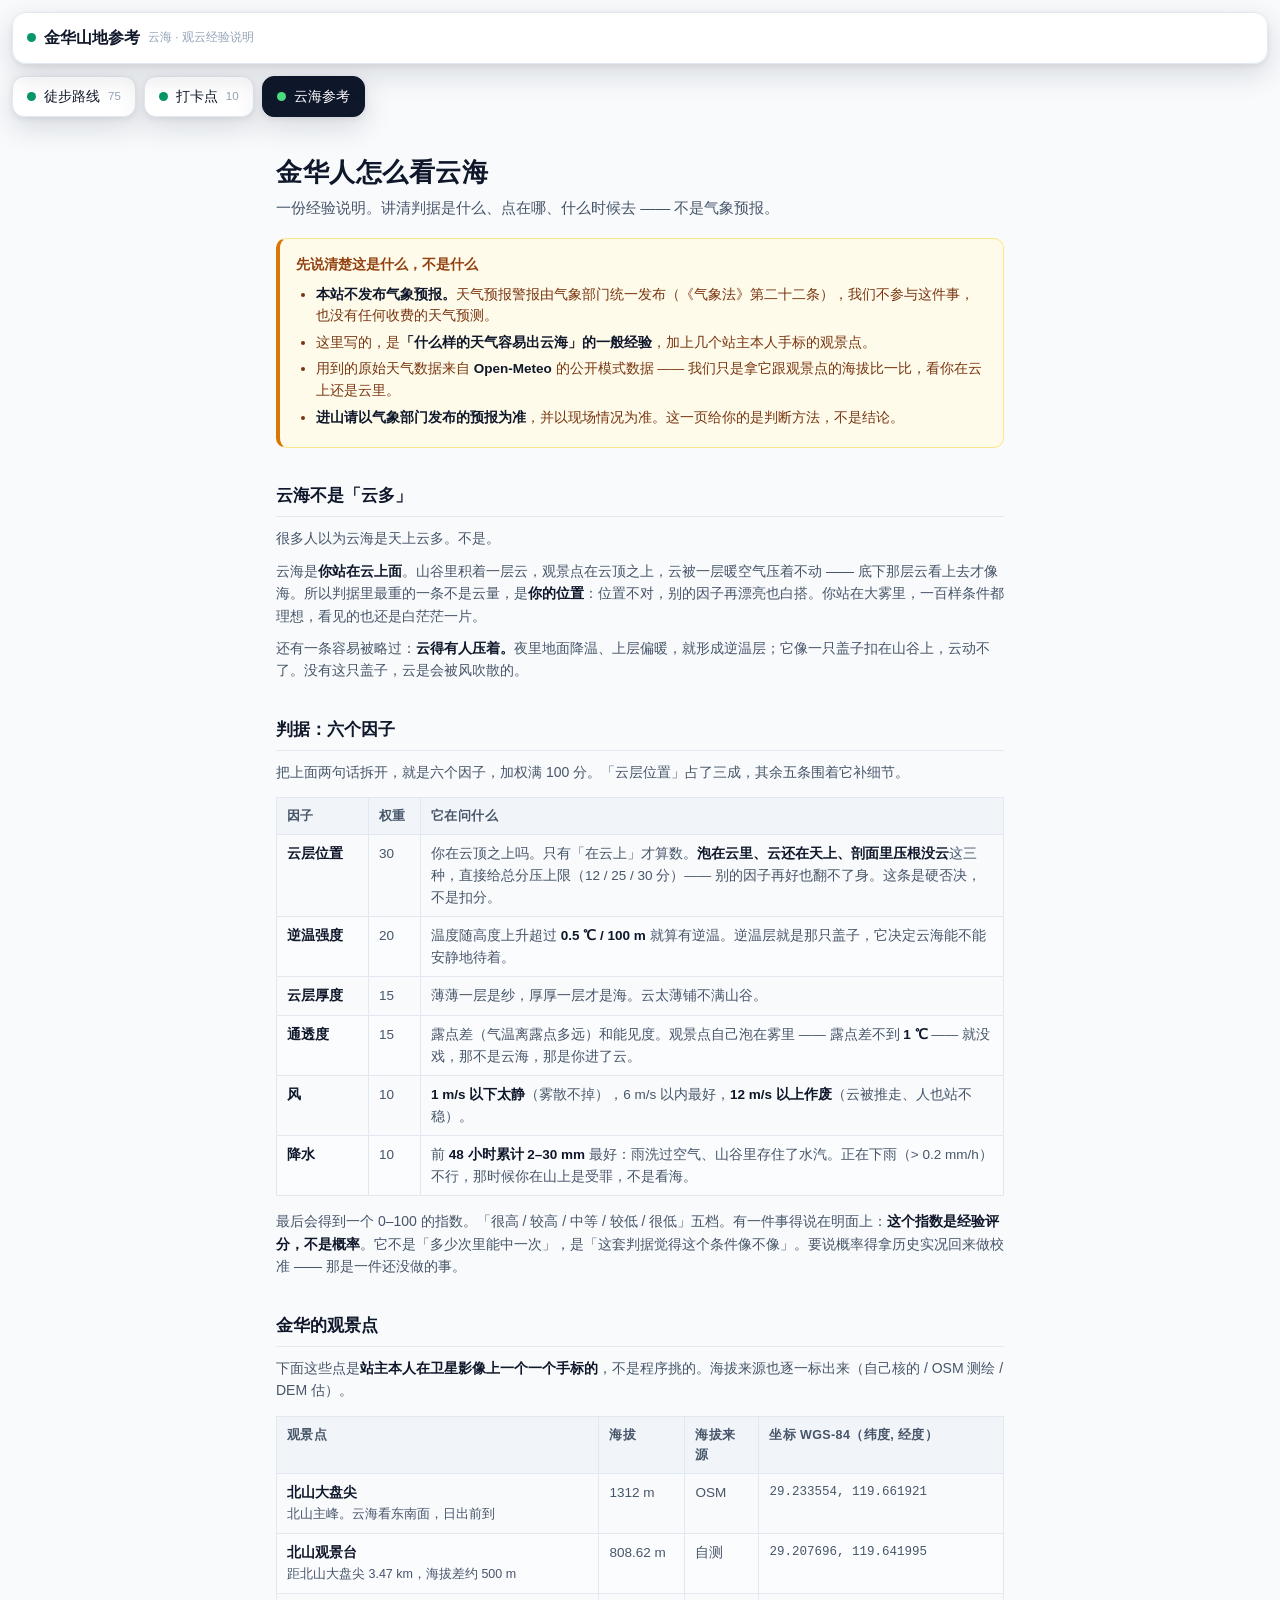
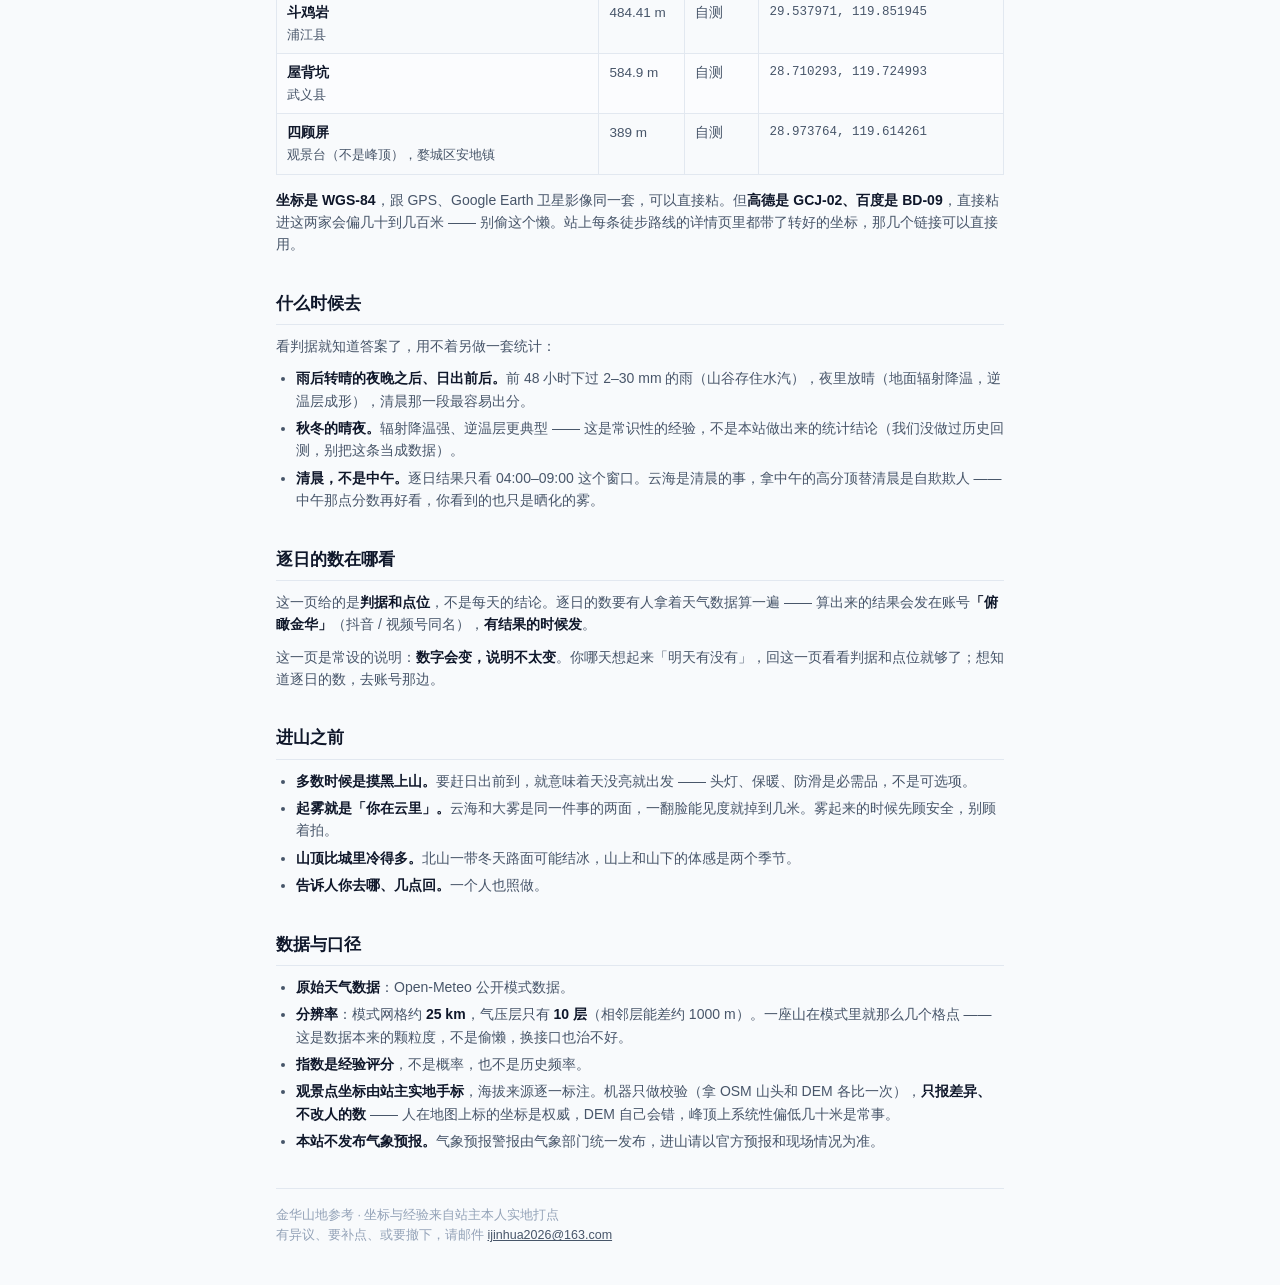
<file: yunhai/index.html>
<!DOCTYPE html>
<html lang="zh-CN">
<head>
<meta charset="utf-8">
<meta name="viewport" content="width=device-width, initial-scale=1">
<title>金华人怎么看云海 · 观云参考</title>
<meta name="description" content="金华北山一带的观云参考：云海判据（六因子）、几个自己手标的观景点、什么时候去。这是一份经验说明，不是气象预报。">
<!-- 分享卡片。跟 /spots/ 同一个道理：这是一条**真实存在的路径**，
     微信爬虫拿到 200，卡片能一页一个样。 -->
<meta property="og:type" content="article">
<meta property="og:title" content="金华人怎么看云海 · 观云参考">
<meta property="og:description" content="云海判据（六因子）、几个自己手标的观景点、什么时候去。这是一份经验说明，不是气象预报。">
<meta property="og:url" content="https://ijinhua.com/yunhai/">
<link rel="icon" href="../favicon.ico" sizes="16x16 32x32 48x48">
<link rel="icon" href="../favicon.svg" type="image/svg+xml">
<link rel="apple-touch-icon" href="../apple-touch-icon.png">
<meta name="theme-color" content="#0f172a">
<link rel="stylesheet" href="../style.css">
<link rel="dns-prefetch" href="https://hm.baidu.com">

<!-- 百度统计：与首页同一套（延迟注入，不抢首屏带宽）。入口页能分出来，
     所以从后台看得到「云海」这个栏目进了多少人。 -->
<script>
window._hmt = window._hmt || [];
(function () {
  var HMT_SRC = 'https://hm.baidu.com/hm.js?43c11e72955fe0c3db679ca40c371952';
  var injected = false;
  function inject() {
    if (injected) return;
    injected = true;
    var hm = document.createElement('script');
    hm.src = HMT_SRC;
    hm.async = true;
    document.head.appendChild(hm);
  }
  if (window.addEventListener) {
    window.addEventListener('load', function () {
      if ('requestIdleCallback' in window) requestIdleCallback(inject, { timeout: 2000 });
      else setTimeout(inject, 200);
    });
  } else {
    setTimeout(inject, 3000);
  }
})();
</script>

<!-- 这一页是**内容页**，不是地图页：不加载 maplibre、不加载 app.js、没有几何。
     所以它必须把 style.css 里那几条「给全屏地图用」的规矩改回来 ——
     body 是 overflow:hidden，.bar 是 absolute，照搬过来就是一条不动的页面。 -->
<style>
body.theme-yunhai{overflow:auto;height:auto;min-height:100%;background:#f8fafc}
body.theme-yunhai .bar{position:static;margin:12px 12px 0;padding:12px 14px}
body.theme-yunhai .brand{margin-bottom:0;font-size:16px}
/* 三个入口在这页照旧排在筛选条下面，但没有地图垫着它们，所以走文档流。
   flex-wrap 是为了 360px 那种窄屏 —— 三个胶囊一行塞不下时往下掉一行，
   而不是横向顶出去。 */
.entries-static{display:flex;flex-wrap:wrap;gap:8px;margin:12px}
.wrap{max-width:760px;margin:0 auto;padding:8px 16px 40px}
.wrap h1{font-size:26px;line-height:1.35;margin:18px 0 6px;letter-spacing:.5px}
.wrap .lead{color:var(--ink2);font-size:15px;margin:0 0 18px}
.wrap h2{font-size:17px;margin:34px 0 10px;padding-bottom:7px;border-bottom:1px solid var(--line)}
.wrap h3{font-size:14.5px;margin:20px 0 8px}
.wrap p{margin:10px 0;color:var(--ink2)}
.wrap b{color:var(--ink)}
.wrap ul{margin:10px 0;padding-left:20px;color:var(--ink2)}
.wrap li{margin:5px 0}
.wrap code{background:#eef2f7;border-radius:5px;padding:1px 5px;font-size:12.5px}

/* 口径声明。这一块是全页最要紧的一段 —— 排在正文第一屏，不做折叠、不做灰色小字。
   《气象法》第二十二条把公众气象预报定成统一发布制度，别的组织和个人不得向社会发布；
   2026-07 那批「AI 发台风预报」的报道里，被点名的博主还是**收费**预测的。
   所以这一页从头到尾不出现「预报」二字指自己，也不带任何收费的口子。 */
.notice{background:#fffbeb;border:1px solid #fde68a;border-left:4px solid var(--amber);
  border-radius:10px;padding:14px 16px;margin:0 0 8px}
.notice h3{margin:0 0 8px;font-size:14px;color:#92400e}
.notice ul{margin:0;padding-left:20px;color:#78350f;font-size:13.5px}
.notice li{margin:5px 0}

.wrap table{width:100%;border-collapse:collapse;margin:14px 0;font-size:13.5px}
.wrap th,.wrap td{border:1px solid var(--line);padding:8px 10px;text-align:left;vertical-align:top}
.wrap th{background:#f1f5f9;font-weight:600;font-size:12.5px;color:var(--ink2);letter-spacing:.03em}
.wrap td{color:var(--ink2)}
.wrap td b{color:var(--ink)}
.wrap tbody tr:nth-child(even){background:#fbfcfe}
.num{white-space:nowrap;font-variant-numeric:tabular-nums}
.mono{font-family:ui-monospace,SFMono-Regular,Consolas,monospace;font-size:12.5px;white-space:nowrap}

.wrap footer{margin-top:36px;padding-top:16px;border-top:1px solid var(--line);
  color:var(--ink3);font-size:12.5px}
.wrap footer a{color:var(--ink2)}
@media (max-width:560px){
  .wrap h1{font-size:22px}
  .wrap table{font-size:12.5px}
  .wrap th,.wrap td{padding:6px 7px}
}
</style>
</head>

<body class="theme-yunhai">

<header class="bar" id="bar">
  <div class="brand">
    <span class="dot"></span>
    <b>金华山地参考</b>
    <span class="sub">云海 · 观云经验说明</span>
  </div>
</header>

<!-- 三个入口，跟另外两页同一套。这一页是「云海参考」的落地页，所以它带 .on。
     数量由本页底部那 4 行脚本按真实数据填 —— 写死一个数字迟早撒谎。 -->
<nav class="entries-static">
  <a class="entry" href="../"><span class="ic"></span>徒步路线<span class="n" id="entry-cnt-hike"></span></a>
  <a class="entry" href="../spots/"><span class="ic"></span>打卡点<span class="n" id="entry-cnt-spot"></span></a>
  <a class="entry on" href="./"><span class="ic"></span>云海参考</a>
</nav>

<main class="wrap">

  <h1>金华人怎么看云海</h1>
  <p class="lead">一份经验说明。讲清判据是什么、点在哪、什么时候去 —— 不是气象预报。</p>

  <div class="notice">
    <h3>先说清楚这是什么，不是什么</h3>
    <ul>
      <li><b>本站不发布气象预报。</b>天气预报警报由气象部门统一发布（《气象法》第二十二条），我们不参与这件事，也没有任何收费的天气预测。</li>
      <li>这里写的，是<b>「什么样的天气容易出云海」的一般经验</b>，加上几个站主本人手标的观景点。</li>
      <li>用到的原始天气数据来自 <b>Open-Meteo</b> 的公开模式数据 —— 我们只是拿它跟观景点的海拔比一比，看你在云上还是云里。</li>
      <li><b>进山请以气象部门发布的预报为准</b>，并以现场情况为准。这一页给你的是判断方法，不是结论。</li>
    </ul>
  </div>

  <h2>云海不是「云多」</h2>
  <p>很多人以为云海是天上云多。不是。</p>
  <p>云海是<b>你站在云上面</b>。山谷里积着一层云，观景点在云顶之上，云被一层暖空气压着不动 —— 底下那层云看上去才像海。所以判据里最重的一条不是云量，是<b>你的位置</b>：位置不对，别的因子再漂亮也白搭。你站在大雾里，一百样条件都理想，看见的也还是白茫茫一片。</p>
  <p>还有一条容易被略过：<b>云得有人压着。</b>夜里地面降温、上层偏暖，就形成逆温层；它像一只盖子扣在山谷上，云动不了。没有这只盖子，云是会被风吹散的。</p>

  <h2>判据：六个因子</h2>
  <p>把上面两句话拆开，就是六个因子，加权满 100 分。「云层位置」占了三成，其余五条围着它补细节。</p>
  <table>
    <thead>
      <tr><th style="width:92px">因子</th><th style="width:52px">权重</th><th>它在问什么</th></tr>
    </thead>
    <tbody>
      <tr>
        <td><b>云层位置</b></td><td class="num">30</td>
        <td>你在云顶之上吗。只有「在云上」才算数。<b>泡在云里、云还在天上、剖面里压根没云</b>这三种，直接给总分压上限（12 / 25 / 30 分）—— 别的因子再好也翻不了身。这条是硬否决，不是扣分。</td>
      </tr>
      <tr>
        <td><b>逆温强度</b></td><td class="num">20</td>
        <td>温度随高度上升超过 <b>0.5 ℃ / 100 m</b> 就算有逆温。逆温层就是那只盖子，它决定云海能不能安静地待着。</td>
      </tr>
      <tr>
        <td><b>云层厚度</b></td><td class="num">15</td>
        <td>薄薄一层是纱，厚厚一层才是海。云太薄铺不满山谷。</td>
      </tr>
      <tr>
        <td><b>通透度</b></td><td class="num">15</td>
        <td>露点差（气温离露点多远）和能见度。观景点自己泡在雾里 —— 露点差不到 <b>1 ℃</b> —— 就没戏，那不是云海，那是你进了云。</td>
      </tr>
      <tr>
        <td><b>风</b></td><td class="num">10</td>
        <td><b>1 m/s 以下太静</b>（雾散不掉），6 m/s 以内最好，<b>12 m/s 以上作废</b>（云被推走、人也站不稳）。</td>
      </tr>
      <tr>
        <td><b>降水</b></td><td class="num">10</td>
        <td>前 <b>48 小时累计 2–30 mm</b> 最好：雨洗过空气、山谷里存住了水汽。正在下雨（> 0.2 mm/h）不行，那时候你在山上是受罪，不是看海。</td>
      </tr>
    </tbody>
  </table>
  <p>最后会得到一个 0–100 的指数。「很高 / 较高 / 中等 / 较低 / 很低」五档。有一件事得说在明面上：<b>这个指数是经验评分，不是概率</b>。它不是「多少次里能中一次」，是「这套判据觉得这个条件像不像」。要说概率得拿历史实况回来做校准 —— 那是一件还没做的事。</p>

  <h2>金华的观景点</h2>
  <p>下面这些点是<b>站主本人在卫星影像上一个一个手标的</b>，不是程序挑的。海拔来源也逐一标出来（自己核的 / OSM 测绘 / DEM 估）。</p>
  <table>
    <thead>
      <tr><th>观景点</th><th style="width:86px">海拔</th><th style="width:74px">海拔来源</th><th>坐标 WGS-84（纬度, 经度）</th></tr>
    </thead>
    <tbody>
      <tr>
        <td><b>北山大盘尖</b><br><span style="font-size:12.5px">北山主峰。云海看东南面，日出前到</span></td>
        <td class="num">1312 m</td><td>OSM</td>
        <td class="mono">29.233554, 119.661921</td>
      </tr>
      <tr>
        <td><b>北山观景台</b><br><span style="font-size:12.5px">距北山大盘尖 3.47 km，海拔差约 500 m</span></td>
        <td class="num">808.62 m</td><td>自测</td>
        <td class="mono">29.207696, 119.641995</td>
      </tr>
      <tr>
        <td><b>斗鸡岩</b><br><span style="font-size:12.5px">浦江县</span></td>
        <td class="num">484.41 m</td><td>自测</td>
        <td class="mono">29.537971, 119.851945</td>
      </tr>
      <tr>
        <td><b>屋背坑</b><br><span style="font-size:12.5px">武义县</span></td>
        <td class="num">584.9 m</td><td>自测</td>
        <td class="mono">28.710293, 119.724993</td>
      </tr>
      <tr>
        <td><b>四顾屏</b><br><span style="font-size:12.5px">观景台（不是峰顶），婺城区安地镇</span></td>
        <td class="num">389 m</td><td>自测</td>
        <td class="mono">28.973764, 119.614261</td>
      </tr>
    </tbody>
  </table>
  <p><b>坐标是 WGS-84</b>，跟 GPS、Google Earth 卫星影像同一套，可以直接粘。但<b>高德是 GCJ-02、百度是 BD-09</b>，直接粘进这两家会偏几十到几百米 —— 别偷这个懒。站上每条徒步路线的详情页里都带了转好的坐标，那几个链接可以直接用。</p>

  <h2>什么时候去</h2>
  <p>看判据就知道答案了，用不着另做一套统计：</p>
  <ul>
    <li><b>雨后转晴的夜晚之后、日出前后。</b>前 48 小时下过 2–30 mm 的雨（山谷存住水汽），夜里放晴（地面辐射降温，逆温层成形），清晨那一段最容易出分。</li>
    <li><b>秋冬的晴夜。</b>辐射降温强、逆温层更典型 —— 这是常识性的经验，不是本站做出来的统计结论（我们没做过历史回测，别把这条当成数据）。</li>
    <li><b>清晨，不是中午。</b>逐日结果只看 04:00–09:00 这个窗口。云海是清晨的事，拿中午的高分顶替清晨是自欺欺人 —— 中午那点分数再好看，你看到的也只是晒化的雾。</li>
  </ul>

  <h2>逐日的数在哪看</h2>
  <p>这一页给的是<b>判据和点位</b>，不是每天的结论。逐日的数要有人拿着天气数据算一遍 —— 算出来的结果会发在账号<b>「俯瞰金华」</b>（抖音 / 视频号同名），<b>有结果的时候发</b>。</p>
  <p>这一页是常设的说明：<b>数字会变，说明不太变</b>。你哪天想起来「明天有没有」，回这一页看看判据和点位就够了；想知道逐日的数，去账号那边。</p>

  <h2>进山之前</h2>
  <ul>
    <li><b>多数时候是摸黑上山。</b>要赶日出前到，就意味着天没亮就出发 —— 头灯、保暖、防滑是必需品，不是可选项。</li>
    <li><b>起雾就是「你在云里」。</b>云海和大雾是同一件事的两面，一翻脸能见度就掉到几米。雾起来的时候先顾安全，别顾着拍。</li>
    <li><b>山顶比城里冷得多。</b>北山一带冬天路面可能结冰，山上和山下的体感是两个季节。</li>
    <li><b>告诉人你去哪、几点回。</b>一个人也照做。</li>
  </ul>

  <h2>数据与口径</h2>
  <ul>
    <li><b>原始天气数据</b>：Open-Meteo 公开模式数据。</li>
    <li><b>分辨率</b>：模式网格约 <b>25 km</b>，气压层只有 <b>10 层</b>（相邻层能差约 1000 m）。一座山在模式里就那么几个格点 —— 这是数据本来的颗粒度，不是偷懒，换接口也治不好。</li>
    <li><b>指数是经验评分</b>，不是概率，也不是历史频率。</li>
    <li><b>观景点坐标由站主实地手标</b>，海拔来源逐一标注。机器只做校验（拿 OSM 山头和 DEM 各比一次），<b>只报差异、不改人的数</b> —— 人在地图上标的坐标是权威，DEM 自己会错，峰顶上系统性偏低几十米是常事。</li>
    <li><b>本站不发布气象预报。</b>气象预报警报由气象部门统一发布，进山请以官方预报和现场情况为准。</li>
  </ul>

  <footer>
    金华山地参考 · 坐标与经验来自站主本人实地打点<br>
    有异议、要补点、或要撤下，请邮件
    <a href="mailto:ijinhua2026@163.com?subject=%E9%87%91%E5%8D%8E%E5%B1%B1%E5%9C%B0%E5%8F%82%E8%80%83%EF%BC%9A%E4%BA%91%E6%B5%B7%E6%A0%8F%E7%9B%AE">ijinhua2026@163.com</a>
  </footer>

</main>

<!-- 只取数量，不加载 app.js / 几何。左下角那三个入口上的数字得是真的，
   写死迟早撒谎（同 /spots/ 的理由）。 -->
<script src="../data/routes.index.js"></script>
<script src="../data/spots.js"></script>
<script>
(function () {
  var a = document.getElementById('entry-cnt-hike');
  if (a && window.HIKE_INDEX && window.HIKE_INDEX.routes) a.textContent = window.HIKE_INDEX.routes.length;
  var b = document.getElementById('entry-cnt-spot');
  if (b && window.SPOT_DATA && window.SPOT_DATA.spots) b.textContent = window.SPOT_DATA.spots.length;
})();
</script>

</body>
</html>
</file>
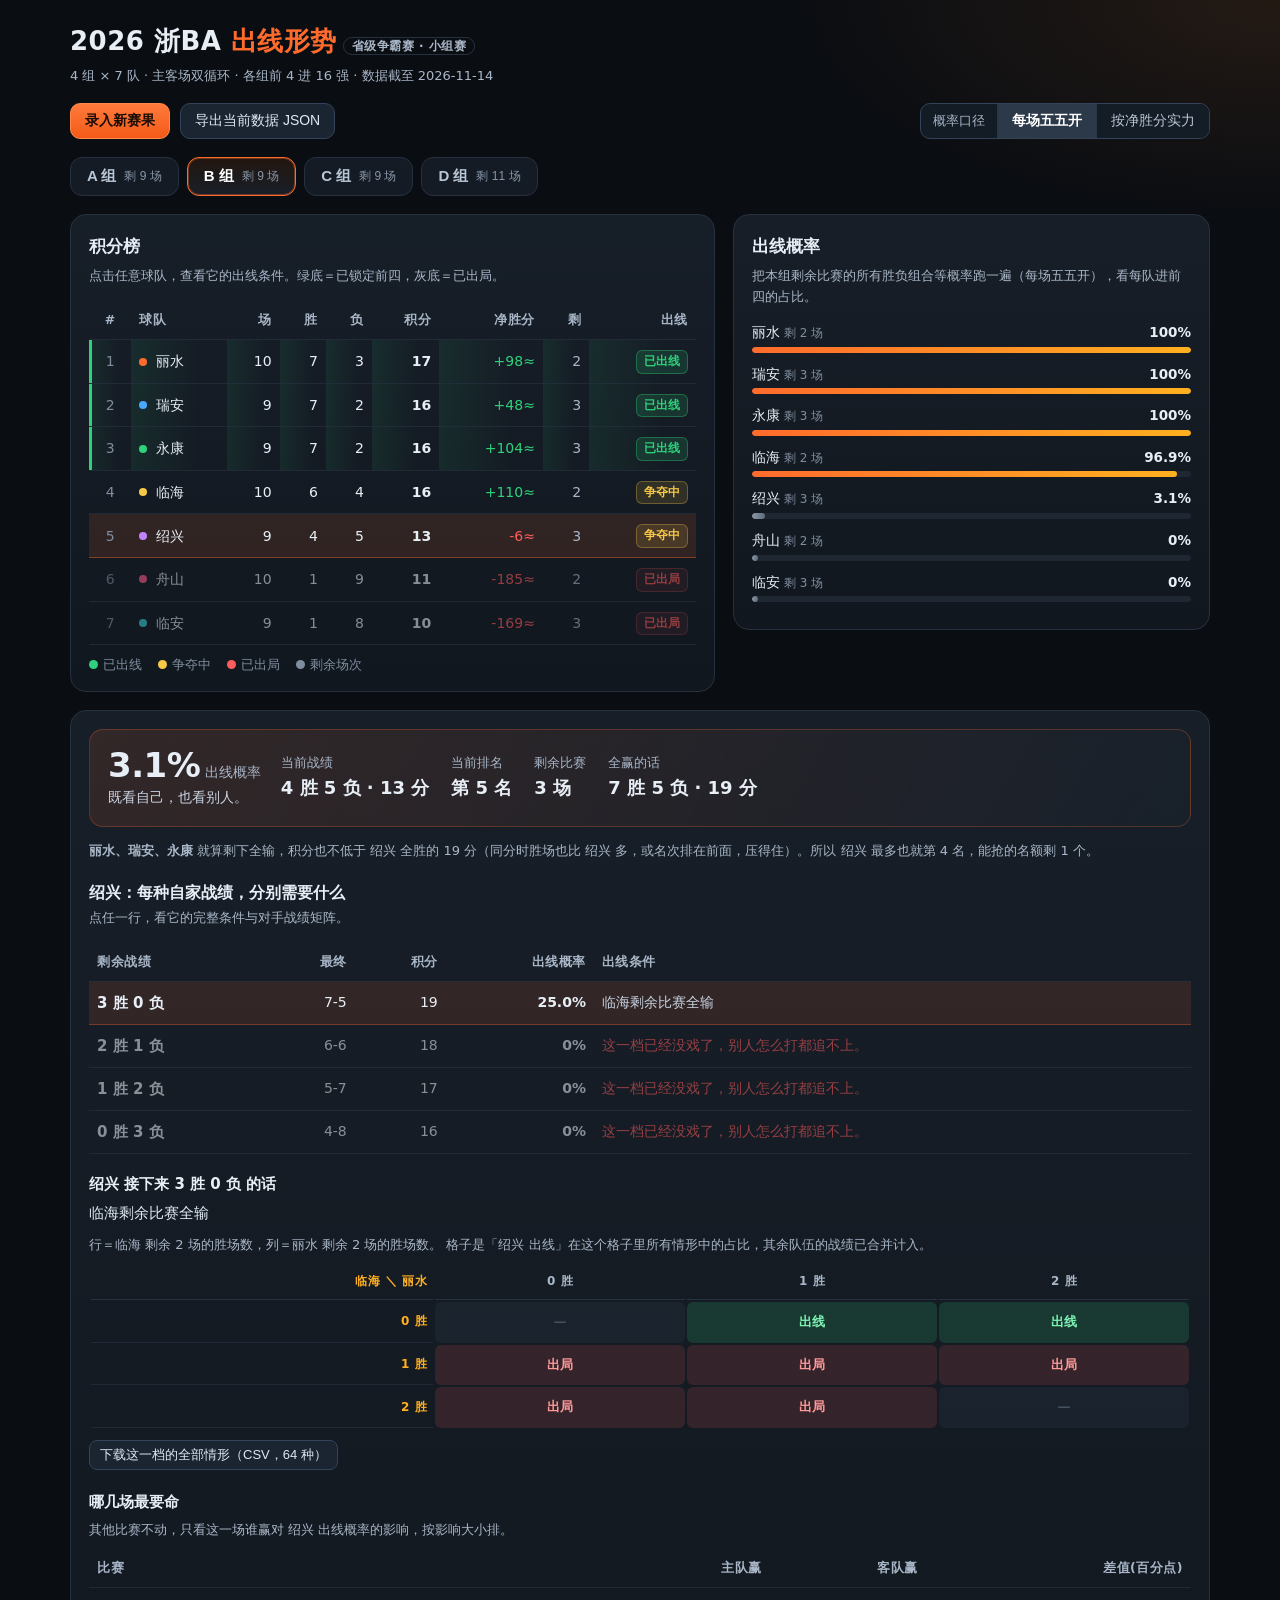
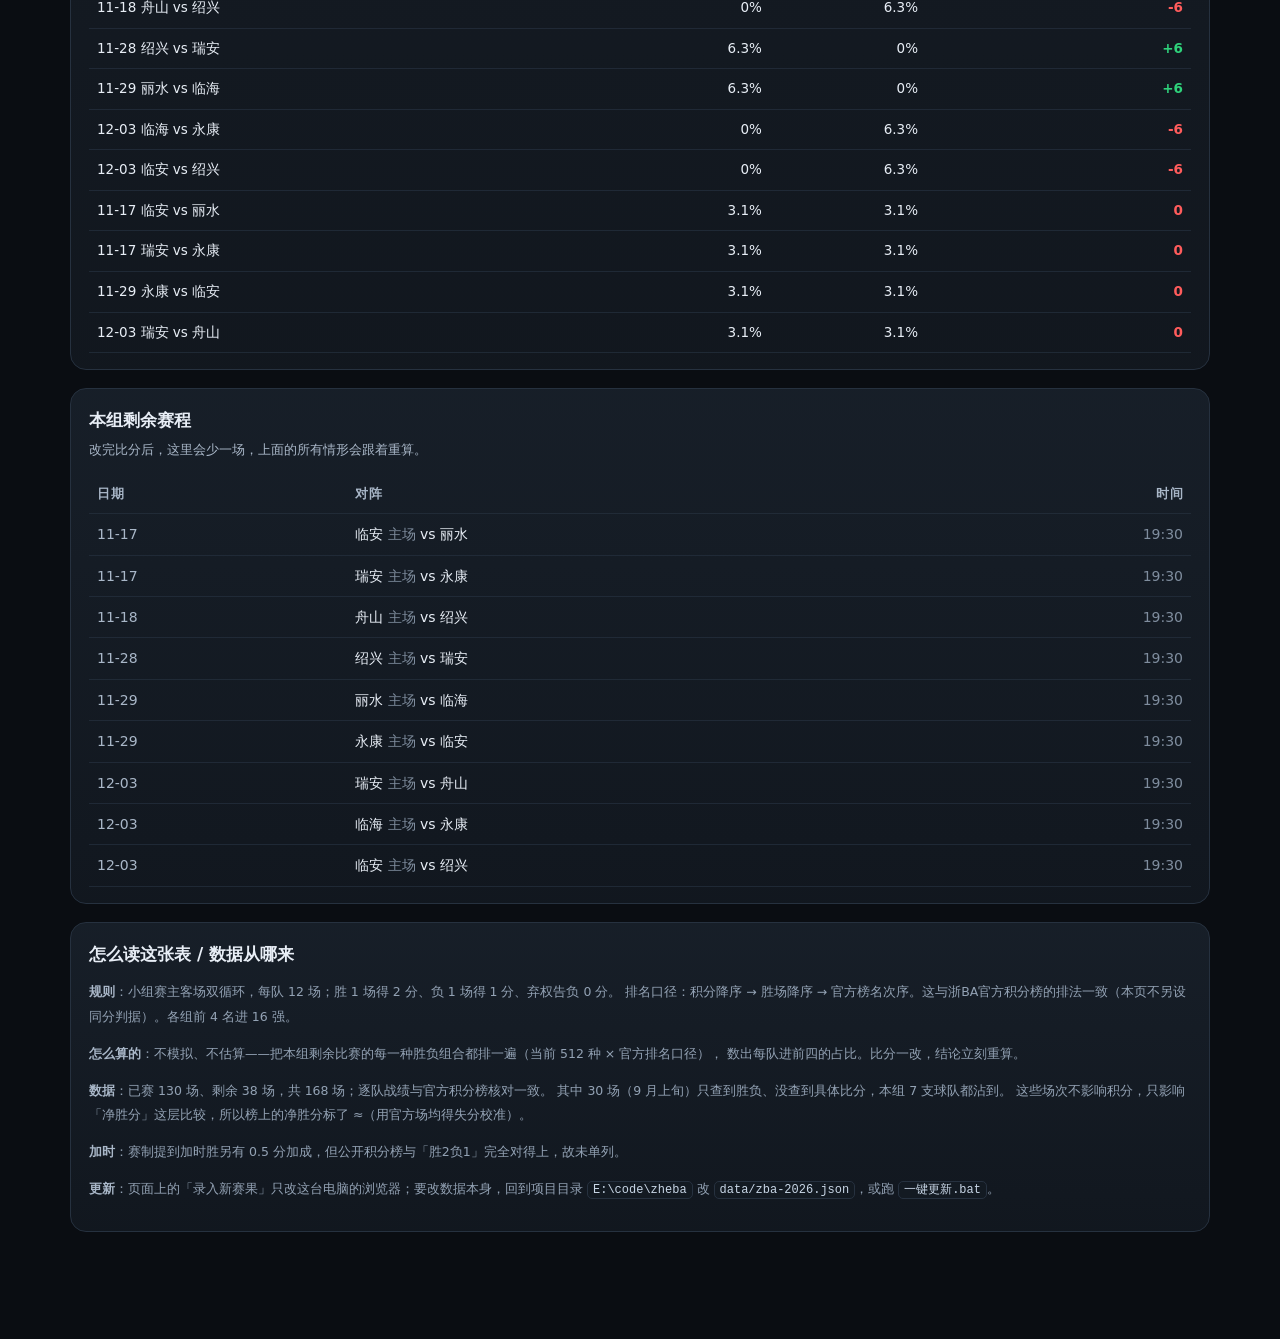
<file: zheba/index.html>
<!doctype html>
<!-- 线上地址：https://ijinhua.com/zheba/
     发布：python tools/deploy.py（把 site/ 同步到 jinhua-hike/zheba/ 再推）；
     来源项目在 E:\code\zheba，数据改完先跑 tools/build_data.py 再 deploy。 -->
<html lang="zh-CN">
<head>
<meta charset="utf-8">
<meta name="viewport" content="width=device-width,initial-scale=1">
<title>浙BA 出线形势 · 2026 小组赛</title>
<link rel="stylesheet" href="assets/style.css">
</head>
<body>
<div class="wrap">

  <header class="top">
    <div>
      <h1>2026 浙BA <span class="t1">出线形势</span><span class="tag">省级争霸赛 · 小组赛</span></h1>
      <div class="meta" style="margin:8px 0 0;text-align:left">
        4 组 × 7 队 · 主客场双循环 · 各组前 4 进 16 强 ·
        <span id="updated"></span>
      </div>
    </div>
  </header>

  <div id="notice"></div>

  <div class="bar">
    <button class="btn primary" id="btnRecord">录入新赛果</button>
    <button class="btn" id="btnExport">导出当前数据 JSON</button>
    <div class="seg" style="margin-left:auto">
      <span>概率口径</span>
      <button id="btnEven" data-mode="even">每场五五开</button>
      <button id="btnWeighted" data-mode="weighted">按净胜分实力</button>
    </div>
  </div>

  <div class="tabs" id="tabs"></div>

  <div class="grid2">
    <section class="card">
      <h2>积分榜</h2>
      <p class="hint">点击任意球队，查看它的出线条件。绿底＝已锁定前四，灰底＝已出局。</p>
      <div style="overflow-x:auto">
        <table id="standings"></table>
      </div>
      <div class="legend">
        <span><i style="background:var(--green)"></i>已出线</span>
        <span><i style="background:var(--gold)"></i>争夺中</span>
        <span><i style="background:var(--red)"></i>已出局</span>
        <span><i style="background:var(--dim2)"></i>剩余场次</span>
      </div>
    </section>

    <section class="card">
      <h2>出线概率</h2>
      <p class="hint" id="probHint"></p>
      <div id="probList"></div>
    </section>
  </div>

  <section class="card" id="analysisCard">
    <div id="analysis"></div>
  </section>

  <section class="card">
    <h2>本组剩余赛程</h2>
    <p class="hint">改完比分后，这里会少一场，上面的所有情形会跟着重算。</p>
    <div style="overflow-x:auto"><table id="schedule"></table></div>
  </section>

  <section class="card">
    <h2>怎么读这张表 / 数据从哪来</h2>
    <div class="foot" id="foot"></div>
  </section>
</div>

<div class="sheet" id="sheet">
  <div class="box">
    <h2 style="margin-top:0">录入新赛果</h2>
    <p class="hint">只改你手上的那几场，其余留空。点「保存并重算」后才生效；改动只存在这台电脑的浏览器里，不动原始数据文件。</p>
    <div id="recordList"></div>
    <div style="display:flex;gap:10px;margin-top:16px;flex-wrap:wrap">
      <button class="btn primary" id="btnSave">保存并重算</button>
      <button class="btn" id="btnClose">关闭</button>
      <button class="btn ghost" id="btnReset" style="margin-left:auto">清除全部本地修改</button>
    </div>
    <p class="foot" style="margin-top:14px">想永久更新数据文件：把 changelog 里的比分补进 <code>data/zba-2026.json</code>（或重跑 <code>tools/fetch_zjej.py</code> + <code>tools/build_data.py</code>）。</p>
  </div>
</div>

<script src="data.js"></script>
<script src="assets/app.js"></script>
</body>
</html>
</file>
<file: style.css>
:root{
  --ink:#0f172a; --ink2:#475569; --ink3:#94a3b8;
  --line:#e2e8f0; --bg:#ffffff;
  --green:#059669; --amber:#d97706; --red:#b91c1c; --blue:#0284c7; --violet:#7c3aed;
  --radius:14px;
  --shadow:0 10px 30px rgba(15,23,42,.14), 0 2px 6px rgba(15,23,42,.08);
}
*{box-sizing:border-box}
[hidden]{display:none !important}   /* 别让 .drop{display:flex} 之类的显式 display 顶掉 hidden */
html,body{margin:0;height:100%}
body{font:14px/1.6 -apple-system,"Segoe UI","Microsoft YaHei",sans-serif;color:var(--ink);overflow:hidden}
#map{position:absolute;inset:0}

/* ---------- 顶部筛选条 ---------- */
.bar{
  position:absolute;top:12px;left:12px;right:12px;z-index:5;
  background:rgba(255,255,255,.94);backdrop-filter:blur(8px);
  border:1px solid var(--line);border-radius:var(--radius);box-shadow:var(--shadow);
  padding:10px 12px;
}
.brand{display:flex;align-items:center;gap:8px;margin-bottom:8px;font-size:15px}
.brand .dot{width:9px;height:9px;border-radius:50%;background:var(--green)}
.brand .sub{color:var(--ink3);font-size:12px;font-weight:400}
.filters{display:flex;flex-wrap:wrap;gap:10px 16px;align-items:flex-end}
.fg{display:flex;flex-direction:column;gap:4px}
.fg.grow{flex:1;min-width:180px}
.fg label{font-size:11px;color:var(--ink2);letter-spacing:.04em}
.chips{display:flex;flex-wrap:wrap;gap:6px}
.chip{
  border:1px solid var(--line);background:#fff;border-radius:999px;
  padding:3px 11px;font-size:12.5px;color:var(--ink2);cursor:pointer;transition:.15s;
}
.chip:hover{border-color:#cbd5e1;color:var(--ink)}
.chip.on{background:var(--ink);border-color:var(--ink);color:#fff}
.chip .n{opacity:.55;margin-left:4px;font-size:11px}
.toggles{flex-direction:row;gap:14px;align-items:center;padding-bottom:4px}
.tg{display:flex;align-items:center;gap:5px;font-size:12.5px;color:var(--ink2);cursor:pointer;white-space:nowrap}
select,input[type=search]{
  border:1px solid var(--line);border-radius:9px;padding:5px 9px;font-size:12.5px;
  color:var(--ink);background:#fff;outline:none;font-family:inherit;
}
select:focus,input[type=search]:focus{border-color:var(--green);box-shadow:0 0 0 3px rgba(5,150,105,.12)}
button{font-family:inherit;cursor:pointer;border-radius:9px;font-size:12.5px;padding:6px 13px;border:1px solid var(--line);background:#fff;color:var(--ink)}
button.ghost{color:var(--ink2)}
button.ghost:hover{background:#f1f5f9}
button.primary{background:var(--green);border-color:var(--green);color:#fff}
button.primary:hover{background:#047857}
/* 右上角工具组：点位开关 + 底图切换。
   原先 base-switch 自己绝对定位，加个开关就没地方放了 —— 位置改由容器管。 */
.map-tools{position:absolute;top:12px;right:12px;display:flex;align-items:center;gap:8px;z-index:5}
.spot-switch{display:flex;align-items:center;gap:5px;font-size:12px;color:var(--ink2);
  background:#fff;border:1px solid var(--line);border-radius:9px;padding:4px 10px;cursor:pointer;white-space:nowrap}
.spot-switch input{margin:0;accent-color:var(--amber)}
.spot-switch:has(input:checked){border-color:var(--amber);color:var(--amber);background:#fffbeb}
.base-switch{display:flex;gap:0;overflow:hidden;border:1px solid var(--line);border-radius:9px;background:#fff}
.base-switch button{border:none;border-radius:0;padding:5px 11px;background:#fff;color:var(--ink2);font-size:12px}
.base-switch button.on{background:var(--ink);color:#fff}
.base-switch button:disabled{opacity:.38;cursor:not-allowed}

/* 两个入口（徒步路线 / 打卡点）。点击切的是**面板看谁**，不是地图上有什么 ——
   点线永远同屏，这是这站的底色（见 README「两个入口页」）。
   宽屏跟在筛选条下沿左上角，top 由 layoutPanel() 按条的实测高度写（别写死 px，
   那样 chip 一换行就错位）；窄屏在下面 @media 里改成贴着面板上沿，拇指够得到。
   z-index 取 3：低于筛选条(5)和面板(4)，万一真重叠了它们该赢。 */
.entries{position:absolute;left:12px;top:150px;z-index:3;display:flex;gap:8px;flex-wrap:wrap}
.entry{display:flex;align-items:center;gap:8px;text-decoration:none;border-radius:12px;
  padding:9px 14px;font-size:13.5px;border:1px solid var(--line);background:#fff;color:var(--ink);
  box-shadow:var(--shadow);transition:.15s}
.entry:hover{border-color:#cbd5e1}
.entry .ic{width:9px;height:9px;border-radius:50%;background:var(--green);flex:0 0 auto}
.entry .n{font-size:11.5px;color:var(--ink3);font-weight:400}
.entry.on{background:var(--ink);border-color:var(--ink);color:#fff}
.entry.on .ic{background:#4ade80}
.entry.on .n{color:#cbd5e1}

/* 窄屏折叠按钮：宽屏不出现（样式在下面的 media query 里打开）
   展开后按钮改口叫「收起」。原先一直写「筛选」，等于没告诉用户点这儿能收回去。
   底色也从纯白改成浅灰，好和白色横条拉开、看得出是个按钮。 */
.filter-toggle{display:none;align-items:center;gap:5px;white-space:nowrap;
  background:#f1f5f9;border-color:#cbd5e1;font-weight:500}
.filter-toggle:hover{background:#e2e8f0}
.filter-toggle .lbl-open{display:none}
.bar.open .filter-toggle .lbl-closed{display:none}
.bar.open .filter-toggle .lbl-open{display:inline}
.filter-toggle .n{background:var(--green);color:#fff;border-radius:999px;padding:0 6px;font-size:11px;line-height:17px}
.filter-toggle .n:empty{display:none}
/* 箭头原先是 10px 的浅灰小三角。用户反馈"太不明显"，但把字号放大到 15px 也没用 ——
   ▾ 这个字形本身只占 em 的四成，字号再大还是小。改成 CSS 画的 8x8 折角箭头，
   2px 描边，比字形大一整圈。font-size:0 把 span 里的 ▾ 藏掉（留着是防样式失效）。 */
.filter-toggle .caret{font-size:0;width:8px;height:8px;flex:0 0 auto;
  border-right:2px solid var(--ink);border-bottom:2px solid var(--ink);
  transform:rotate(45deg);transition:transform .15s}
.bar.open .filter-toggle .caret{transform:rotate(225deg)}
.only-narrow{display:none}

/* ---------- 右侧面板 ---------- */
#panel{
  position:absolute;top:150px;right:12px;bottom:12px;width:378px;z-index:4;
  background:rgba(255,255,255,.96);backdrop-filter:blur(8px);
  border:1px solid var(--line);border-radius:var(--radius);box-shadow:var(--shadow);
  display:flex;flex-direction:column;overflow:hidden;
}
.panel-head{display:flex;align-items:center;justify-content:space-between;padding:10px 14px;border-bottom:1px solid var(--line)}
.panel-head .cnt{font-size:12.5px;color:var(--ink2);margin-left:auto}
.panel-head .cnt b{font-size:16px;color:var(--ink)}
.back{border:none;padding:0;color:var(--green);font-size:13px}
/* 窄屏专用：把面板收起来给地图腾地方（宽屏面板在右侧，用不着）
   原先是无边框无内边距的一撮灰字（实测 29x16），没人看得出能点。
   改成带底色的胶囊按钮，并让箭头跟着 aria-expanded 走：展开=可往下收，收起=可往上展。 */
.collapse-toggle{display:none;align-items:center;gap:4px;margin-left:8px;
  padding:4px 11px;font-size:12.5px;font-weight:500;
  color:var(--ink);background:#f1f5f9;border:1px solid var(--line);border-radius:999px;white-space:nowrap}
.collapse-toggle:hover{background:#e2e8f0}
.collapse-toggle::after{content:"";width:7px;height:7px;flex:0 0 auto;
  border-right:2px solid var(--ink);border-bottom:2px solid var(--ink);transform:rotate(45deg)}
.collapse-toggle[aria-expanded="true"]::after{transform:rotate(45deg)}
.collapse-toggle[aria-expanded="false"]::after{transform:rotate(225deg)}
.list,.detail{overflow-y:auto;flex:1}
.list{padding:10px}
.card{
  border:1px solid var(--line);border-radius:12px;padding:11px 12px;margin-bottom:9px;cursor:pointer;
  transition:.15s;background:#fff;
}
.card:hover{border-color:#cbd5e1;box-shadow:0 4px 14px rgba(15,23,42,.08);transform:translateY(-1px)}
.card.on{border-color:var(--green);box-shadow:0 0 0 2px rgba(5,150,105,.18)}
.card h3{margin:0 0 6px;font-size:14.5px;display:flex;align-items:center;gap:7px}
.badge{font-size:11px;padding:1px 7px;border-radius:6px;color:#fff;font-weight:500}
.badge.休闲{background:var(--green)} .badge.中等{background:var(--amber)} .badge.困难{background:var(--red)}
.card .meta{display:flex;flex-wrap:wrap;gap:4px 12px;color:var(--ink2);font-size:12.5px}
.card .meta b{color:var(--ink);font-weight:600}
.card .tags{margin-top:7px;display:flex;flex-wrap:wrap;gap:5px}
.tag{font-size:11px;background:#f1f5f9;color:var(--ink2);border-radius:6px;padding:1px 7px}
.tag.t-water{background:#ecfeff;color:#0e7490}
.tag.t-family{background:#f0fdf4;color:#15803d}
.tag.t-anno{background:#f5f3ff;color:#6d28d9}
.empty{color:var(--ink2);font-size:13px;padding:18px 8px;line-height:1.9}
.empty code{background:#f1f5f9;padding:1px 5px;border-radius:5px;font-size:12px}
/* 搜索结果里的点位：跟路线卡片分两段，标签是显式的（免得「上面三个点、下面六十条线」
   看着没头没脑）。那颗小圆点跟地图上那颗同色，一眼对得上。 */
.sec-label{display:flex;align-items:center;gap:6px;font-size:11px;color:var(--ink3);
  letter-spacing:.08em;margin:4px 2px 8px}
.sec-label .n{background:#f1f5f9;border-radius:6px;padding:0 6px;font-size:10.5px;
  color:var(--ink2);letter-spacing:0}
.sec-label:not(:first-child){margin-top:16px}
.card .kdot{width:10px;height:10px;border-radius:50%;flex:0 0 auto;
  box-shadow:0 0 0 2px #fff,0 0 0 3px rgba(15,23,42,.14)}
.card.spot{background:#fcfdfc}
.tag.t-season{background:#fff7ed;color:#9a3412}
/* 面板底部：撤下通道。固定高度、不参与滚动（.list/.detail 各自 flex:1 抢剩余空间），
   所以在列表和详情两种状态下都露脸，且不占地图。 */
.panel-foot{
  flex:0 0 auto;padding:7px 14px;border-top:1px solid var(--line);
  font-size:11px;line-height:1.5;color:var(--ink3);background:#fafbfc;
}
.panel-foot a{color:var(--ink2);text-decoration:underline}
.panel-foot a:hover{color:var(--ink)}

/* ---------- 详情 ---------- */
.detail{padding:14px 16px 28px}
.detail h2{margin:0 0 4px;font-size:17px}
.detail .sub{color:var(--ink3);font-size:12px;margin-bottom:12px}
.grid{display:grid;grid-template-columns:repeat(3,1fr);gap:8px;margin:10px 0 14px}
.grid div{background:#f8fafc;border-radius:9px;padding:7px 9px}
.grid span{display:block;color:var(--ink3);font-size:11px}
.grid b{font-size:14px}
.detail h4{margin:16px 0 6px;font-size:13px;color:var(--ink2);letter-spacing:.03em}
.detail p{margin:4px 0;font-size:13px;color:#334155}
.warn{background:#fffbeb;border:1px solid #fde68a;border-radius:10px;padding:9px 11px;font-size:12.5px;color:#78350f}
.warn ul{margin:5px 0 0;padding-left:18px}
.note{font-size:11.5px;color:var(--ink3);margin-top:5px}
.anno{display:flex;gap:8px;padding:5px 0;border-bottom:1px dashed var(--line);font-size:12.5px}
.anno:last-child{border:none}
.anno .i{color:var(--violet);width:14px;text-align:center}
.anno button{border:none;padding:0;background:none;color:var(--ink3);font-size:11.5px}
.links{display:flex;flex-wrap:wrap;gap:8px;margin-top:8px}
.links a,.links button{font-size:12.5px}
.links a{border:1px solid var(--line);border-radius:9px;padding:6px 12px;color:var(--ink);text-decoration:none;background:#fff}
.links a:hover{background:#f1f5f9}
.kv{font-size:12.5px;color:var(--ink2);display:flex;justify-content:space-between;gap:10px;padding:3px 0;border-bottom:1px dashed var(--line)}
.kv:last-child{border:none}
.kv span:last-child{color:var(--ink);text-align:right;word-break:break-all}
/* 两步路编号那一行：数字用等宽字体（抄下来不会把 0 和 O 看错），按钮压在行内。
   档案节一行只有 12.5px 高，按钮要跟着缩，不然这一行被顶成两行、白吃 16px。 */
.tid-hint{margin:9px 0 0;font-size:11.5px;color:var(--ink3);line-height:1.7}
/* 提示里那个「复制路线名」小按钮：跟着 11.5px 的灰字走，所以比全局 button 再小一号；
   给个淡绿底，一眼看出是能点的东西，而不是又一句说明文字。 */
.tid-hint button.tid-copy{padding:1px 8px;font-size:11px;border-radius:7px;margin:0 2px;
  color:var(--green);border-color:#a7f3d0;background:#f0fdf4}
.tid-hint button.tid-copy:hover{background:var(--green);color:#fff;border-color:var(--green)}

/* ---------- 点位详情 ---------- */
/* 图按宽 1200、WebP、200 KB 上下入库；这里再挂 loading=lazy，别让列表把图都拉下来。
   figure 收成「跟图同宽」（width:fit-content）再居中：竖图缩窄之后，下面那行署名
   会自动贴到图的左右边缘，不会出现「图居中、字左对齐」两套基准线。
   横幅图照样撑满面板宽度，跟以前一样。 */
.shot{margin:0 auto 13px;width:fit-content;max-width:100%}
.shot img{display:block;margin:0 auto;width:auto;max-width:100%;max-height:46vh;
  height:auto;border-radius:10px;background:#f1f5f9;min-height:60px}
.shot figcaption{font-size:11.5px;color:var(--ink2);margin-top:5px;display:flex;
  justify-content:space-between;gap:8px;align-items:baseline}
.shot figcaption .date{color:var(--ink3);white-space:nowrap}
.shot .credit{font-size:11px;color:var(--ink3);margin-top:2px}
.shot .credit a{color:var(--ink3)}
/* 当季那一句要一眼看到：用户十月打开和十二月打开，答案不一样 */
.season{background:#fff7ed;border:1px solid #fed7aa;color:#9a3412;border-radius:10px;
  padding:7px 10px;font-size:12.5px;margin:10px 0 12px}
.badge.ex{background:#0f172a;margin-left:7px;font-size:10.5px;vertical-align:2px}

/* ---------- 图例 / 提示 ---------- */
.legend{
  position:absolute;left:12px;bottom:12px;z-index:4;background:rgba(255,255,255,.94);
  border:1px solid var(--line);border-radius:12px;box-shadow:var(--shadow);
  padding:9px 12px;display:flex;flex-wrap:wrap;gap:6px 14px;font-size:12px;color:var(--ink2);max-width:420px;
}
.legend div{display:flex;align-items:center;gap:5px}
.legend i{width:14px;height:4px;border-radius:2px;display:inline-block}
/* JS 还没跑（或者一个点位都没有）时露脸的占位点 —— 颜色跟 app.js 的 SPOT_COLOR 一致 */
.legend i.spot{width:11px;height:11px;border-radius:50%;background:#15803d;
  box-shadow:0 0 0 2px #fff,0 0 0 3px #15803d;margin:0 2px}
/* 图例里的点位类目：数据里有几个类目就列几个，点色跟着 KIND_COLOR 走（app.js 填） */
.legend #legend-spot .kind{display:flex;align-items:center;gap:4px}
.legend #legend-spot .kind i{width:10px;height:10px;border-radius:50%;
  box-shadow:0 0 0 2px #fff;margin:0 2px}
.legend .disc{width:100%;color:var(--ink3);font-size:11px;margin-top:3px}
.toast{
  position:absolute;bottom:22px;left:50%;transform:translateX(-50%);z-index:9;
  background:var(--ink);color:#fff;padding:9px 16px;border-radius:10px;font-size:13px;
  box-shadow:var(--shadow);
}
/* 复制链接失败时的兜底框。z-index 比 #panel(4) 高，免得窄屏上被底部面板盖住 */
.copybox{
  position:absolute;bottom:22px;left:50%;transform:translateX(-50%);z-index:11;
  width:min(92vw,520px);background:var(--bg);border:1px solid var(--line);
  border-radius:var(--radius);box-shadow:var(--shadow);padding:11px 12px;
  display:flex;flex-wrap:wrap;align-items:center;gap:8px;
}
.copybox .hd{flex:1 1 100%;font-size:12px;color:var(--ink2)}
.copybox input{
  flex:1 1 220px;min-width:0;padding:7px 9px;border:1px solid var(--line);
  border-radius:9px;background:#f8fafc;color:var(--ink);
  font:12.5px/1.4 ui-monospace,Consolas,"Courier New",monospace;
}
.copybox button{
  flex:0 0 auto;padding:6px 12px;border:1px solid var(--line);border-radius:9px;
  background:#fff;color:var(--ink);font-size:12.5px;cursor:pointer;
}
.copybox button:hover{background:#f1f5f9}
.drop,.drop div{display:none}   /* 导入入口已下线（2026-09），样式留着以防将来接后端上传 */
.maplibregl-popup-content{font:13px/1.5 -apple-system,"Microsoft YaHei",sans-serif;border-radius:10px;padding:9px 12px}
@media (max-width:900px){
  /* 窄屏：筛选条件默认收成一行——品牌 + 筛选按钮 + 搜索，其余点「筛选」再展开 */
  .bar{display:flex;flex-wrap:wrap;align-items:center;gap:8px;padding:8px 10px}
  .bar:not(.open){flex-wrap:nowrap}
  .brand{flex:0 0 auto;margin:0;font-size:13.5px}
  .brand .sub{display:none}
  .filter-toggle{display:inline-flex;order:1}
  .filters{order:2;flex:1 1 auto;min-width:0;flex-wrap:nowrap;align-items:center;gap:8px}
  .bar:not(.open) .filters .adv{display:none}
  .bar:not(.open) .filters label{display:none}
  .bar:not(.open) .filters .fg.grow{flex:1 1 0;min-width:0}
  .bar:not(.open) #f-q{width:100%}
  .bar:not(.open) #btn-import{padding:6px 10px;white-space:nowrap;flex:0 0 auto}
  .bar.open .filters{flex:1 1 100%;flex-wrap:wrap;gap:10px 14px;align-items:flex-end}
  .map-tools{display:none}
  .bar.open .map-tools{display:flex;position:static;order:3}
  .only-wide{display:none}
  .only-narrow{display:inline}
  #panel{top:auto;left:12px;right:12px;bottom:12px;width:auto;height:46%;transition:height .22s ease}
  /* 收起来只留标题条，给地图腾出整块地方 */
  #panel.collapsed{height:48px}
  #panel.collapsed .list,#panel.collapsed .detail{display:none}
  /* 收起时页脚一起藏：48px 的横条塞不下两行字，不藏会被 overflow 切一半，更难看 */
  #panel.collapsed .panel-foot{display:none}
  #panel.collapsed .panel-head{border-bottom:none}
  .collapse-toggle{display:inline-flex}
  /* 照片高度上限在窄屏要再收一档：面板本身只占屏幕 36.5vh（46% of 844），
     沿用宽屏那个 46vh 等于让一张图占掉一个多面板。收窄的图会自己居中，整张还在。 */
  .shot img{max-height:34vh}
  .legend{display:none}
  /* 两个入口：窄屏贴着面板上沿 —— 拇指够得到，也不跟顶栏抢那一行。
     面板高度就是上面那句 height:46%，所以用同一个比例算，别写死 px；
     面板收起来只剩 48px 时跟着落下去（.entries 在 DOM 里必须排在 #panel 之后）。 */
  .entries{top:auto;bottom:calc(46% + 24px)}
  #panel.collapsed ~ .entries{bottom:72px}   /* 48px 面板 + 12 边距 + 12 间距 */
}
</file>
<file: zheba/assets/style.css>
:root{
  --bg:#0a0d12;
  --bg2:#0e131a;
  --panel:#141b24;
  --panel2:#1a232e;
  --line:#26313f;
  --txt:#e8eef6;
  --dim:#a9b7c8;
  --dim2:#7f8d9e;
  --accent:#ff6b2c;
  --accent2:#ffb020;
  --green:#2fd27b;
  --red:#ff5c5c;
  --gold:#f7c948;
  --blue:#4aa8ff;
}
*{box-sizing:border-box}
html,body{margin:0;padding:0}
body{
  background:
    radial-gradient(1200px 500px at 12% -10%, #1b2836 0%, transparent 60%),
    radial-gradient(900px 400px at 100% 0%, #241a14 0%, transparent 55%),
    var(--bg);
  color:var(--txt);
  font:15px/1.6 "PingFang SC","Microsoft YaHei",system-ui,-apple-system,"Segoe UI",sans-serif;
  -webkit-font-smoothing:antialiased;
}
.wrap{max-width:1180px;margin:0 auto;padding:26px 20px 90px}
.num{font-variant-numeric:tabular-nums}

/* 头部 */
header.top{display:flex;flex-wrap:wrap;align-items:flex-end;gap:14px;margin-bottom:6px}
h1{font-size:26px;line-height:1.2;margin:0;letter-spacing:.5px}
h1 .t1{color:var(--accent)}
.meta{color:var(--dim);font-size:13px;margin-left:auto;text-align:right;line-height:1.7}
.tag{display:inline-block;padding:1px 8px;border:1px solid var(--line);border-radius:999px;color:var(--dim);font-size:12px;margin-left:6px}

/* 顶部工具条 */
.bar{display:flex;gap:10px;flex-wrap:wrap;align-items:center;margin:16px 0 18px}
.btn{
  appearance:none;border:1px solid #33445a;background:#1b2531;color:#dfe8f3;
  padding:8px 14px;border-radius:10px;font-size:14px;cursor:pointer;transition:.15s;
}
.btn:hover{border-color:#4a6280;background:#232f3d}
.btn.primary{background:linear-gradient(180deg,#ff7a3c,#f45a17);border-color:#ff8a4c;color:#1a0d06;font-weight:700}
.btn.ghost{background:transparent}
.btn.sm{padding:5px 10px;font-size:13px;border-radius:8px}

/* 分组 tab */
.tabs{display:flex;gap:8px;flex-wrap:wrap;margin-bottom:18px}
.tab{
  border:1px solid var(--line);background:var(--panel);border-radius:12px;padding:9px 16px;cursor:pointer;
  color:#b9c6d6;font-size:14px;display:flex;gap:8px;align-items:center;transition:.15s;
}
.tab:hover{color:var(--txt);border-color:#3a4a5e}
.tab.on{background:linear-gradient(180deg,#22160f,#191f28);border-color:var(--accent);color:#fff;box-shadow:0 0 0 1px rgba(255,107,44,.35) inset}
.tab b{font-size:15px}
.tab .sub{font-size:12px;color:#8896a8}

/* 卡片 */
.card{background:linear-gradient(180deg,rgba(24,32,42,.92),rgba(18,24,32,.92));border:1px solid var(--line);border-radius:16px;padding:18px 18px 16px;margin-bottom:18px}
.card h2{font-size:17px;margin:0 0 6px}
.card .hint{color:var(--dim);font-size:13px;margin:0 0 14px}
.grid2{display:grid;grid-template-columns:1.35fr 1fr;gap:18px;align-items:start}
@media (max-width:900px){.grid2{grid-template-columns:1fr}}

/* 表格 */
table{width:100%;border-collapse:collapse;font-size:14px}
th,td{padding:9px 8px;text-align:right;border-bottom:1px solid rgba(38,49,63,.7);white-space:nowrap}
th{color:var(--dim);font-weight:600;font-size:12.5px;letter-spacing:.5px;background:transparent}
td.t,th.t{text-align:left}
tbody tr{cursor:pointer;transition:.12s}
tbody tr:hover{background:rgba(255,107,44,.06)}
tr.sel{background:rgba(255,107,44,.12)}
tr.sel td{border-bottom-color:rgba(255,107,44,.4)}
tr.q td{background:linear-gradient(90deg,rgba(47,210,123,.09),transparent 70%)}
tr.q td:first-child{box-shadow:inset 3px 0 0 var(--green)}
tr.out td{opacity:.55}
.team{display:flex;align-items:center;gap:9px;text-align:left}
.rank{width:20px;color:var(--dim2);font-size:13px;text-align:center;flex:none}
.dot{width:8px;height:8px;border-radius:50%;flex:none}

/* 徽章 */
.badge{display:inline-block;padding:1px 7px;border-radius:6px;font-size:11.5px;line-height:1.7;font-weight:600}
.b-q{background:rgba(47,210,123,.15);color:var(--green);border:1px solid rgba(47,210,123,.35)}
.b-out{background:rgba(255,92,92,.12);color:var(--red);border:1px solid rgba(255,92,92,.3)}
.b-live{background:rgba(247,201,72,.13);color:var(--gold);border:1px solid rgba(247,201,72,.3)}
.b-dim{background:rgba(139,152,169,.1);color:var(--dim);border:1px solid var(--line)}

/* 概率条 */
.prob{display:flex;flex-direction:column;gap:2px}
.pbar{height:6px;border-radius:4px;background:#1e2732;overflow:hidden}
.pbar i{display:block;height:100%;border-radius:4px;background:linear-gradient(90deg,#ff6b2c,#ffb020)}
.pbar i.low{background:linear-gradient(90deg,#8b98a9,#5d6a7a)}

/* 结论卡 */
.hero{display:flex;gap:20px;flex-wrap:wrap;align-items:center;padding:18px;border-radius:14px;background:linear-gradient(120deg,rgba(255,107,44,.12),rgba(26,35,46,.5));border:1px solid rgba(255,107,44,.25);margin-bottom:16px}
.big{font-size:34px;font-weight:800;line-height:1;letter-spacing:-.5px}
.big small{font-size:14px;font-weight:500;color:var(--dim);letter-spacing:0}
.hero p{margin:4px 0 0;color:#c9d4e2;font-size:14px;max-width:640px}
.hero .col{flex:1 1 260px}
.kv{display:flex;gap:22px;flex-wrap:wrap}
.kv div{font-size:13px;color:var(--dim)}
.kv b{display:block;font-size:18px;color:var(--txt)}

/* 路径表 */
.paths td{white-space:normal}
.paths td:last-child{min-width:250px}
.paths .res{font-weight:700;font-size:15px}
.rowflex{display:flex;gap:8px;align-items:center}

/* 矩阵 */
.matrix{font-size:13px;border-collapse:separate;border-spacing:2px;table-layout:fixed}
.matrix th{text-align:center;color:var(--dim);font-size:12px;padding:8px 6px;width:76px}
.matrix th.ax{color:var(--accent2);text-align:right;width:104px}
.matrix td{text-align:center;border-radius:6px;padding:10px 8px;border:none;width:76px;font-weight:700;vertical-align:middle}
.matrix thead th{border-bottom:1px solid var(--line)}
.m-in{background:rgba(47,210,123,.16);color:#7cf3b3}
.m-out{background:rgba(255,92,92,.14);color:#ff9a9a}
.m-part{background:rgba(247,201,72,.14);color:#f7d989}
.m-na{background:rgba(38,49,63,.35);color:#43505f}
.matrix small{display:block;font-weight:500;font-size:11px;opacity:.8}

/* 敏感度 */
.sens td{white-space:normal;font-size:13.5px}
.sens td:first-child{min-width:190px}
.sens .delta{font-weight:700}
.up{color:var(--green)}
.down{color:var(--red)}

/* 抽屉/面板 */
.sheet{position:fixed;inset:0;background:rgba(5,8,12,.72);backdrop-filter:blur(3px);display:none;z-index:50;overflow:auto;padding:40px 16px}
.sheet.on{display:block}
.sheet .box{max-width:760px;margin:0 auto;background:var(--panel);border:1px solid var(--line);border-radius:16px;padding:20px}
.matchrow{display:grid;grid-template-columns:1fr 62px 16px 62px 1fr;gap:8px;align-items:center;padding:8px 0;border-bottom:1px solid rgba(38,49,63,.6)}
.matchrow input{width:62px;background:#0d131a;border:1px solid var(--line);color:var(--txt);border-radius:8px;padding:6px;text-align:center;font-size:14px}
.matchrow input:focus{outline:none;border-color:var(--accent)}
.hn{text-align:right;color:var(--txt)}
.an{text-align:left;color:var(--txt)}
.mdate{color:var(--dim2);font-size:12px}

/* 提示条 */
.notice{border:1px solid rgba(247,201,72,.3);background:rgba(247,201,72,.08);color:#f2dca4;border-radius:12px;padding:10px 14px;font-size:13px;margin-bottom:16px;display:flex;gap:12px;align-items:center;flex-wrap:wrap}
.notice button{margin-left:auto}

/* 说明 */
.foot{color:#93a2b4;font-size:12.5px;line-height:1.95}
.foot b{color:var(--dim)}
.foot code{background:#131a22;border:1px solid var(--line);border-radius:5px;padding:1px 5px;font-size:12px;color:#c8d6e6}
.legend{display:flex;gap:16px;flex-wrap:wrap;color:var(--dim2);font-size:12.5px;margin-top:10px}
.legend i{display:inline-block;width:9px;height:9px;border-radius:50%;margin-right:5px}

/* 分段控件：概率口径 */
.seg{display:inline-flex;align-items:center;border:1px solid #33445a;border-radius:10px;overflow:hidden;background:#131b24}
.seg span{color:var(--dim);font-size:13px;padding:0 12px}
.seg button{appearance:none;border:0;border-left:1px solid #2a3645;background:#141c25;color:#b9c6d6;
  padding:8px 14px;font-size:13.5px;cursor:pointer;transition:.15s}
.seg button:hover{background:#1e2836}
.seg button.on{background:#2b3949;color:#fff;font-weight:600}
@media (max-width:640px){.seg span{display:none}}
</file>
